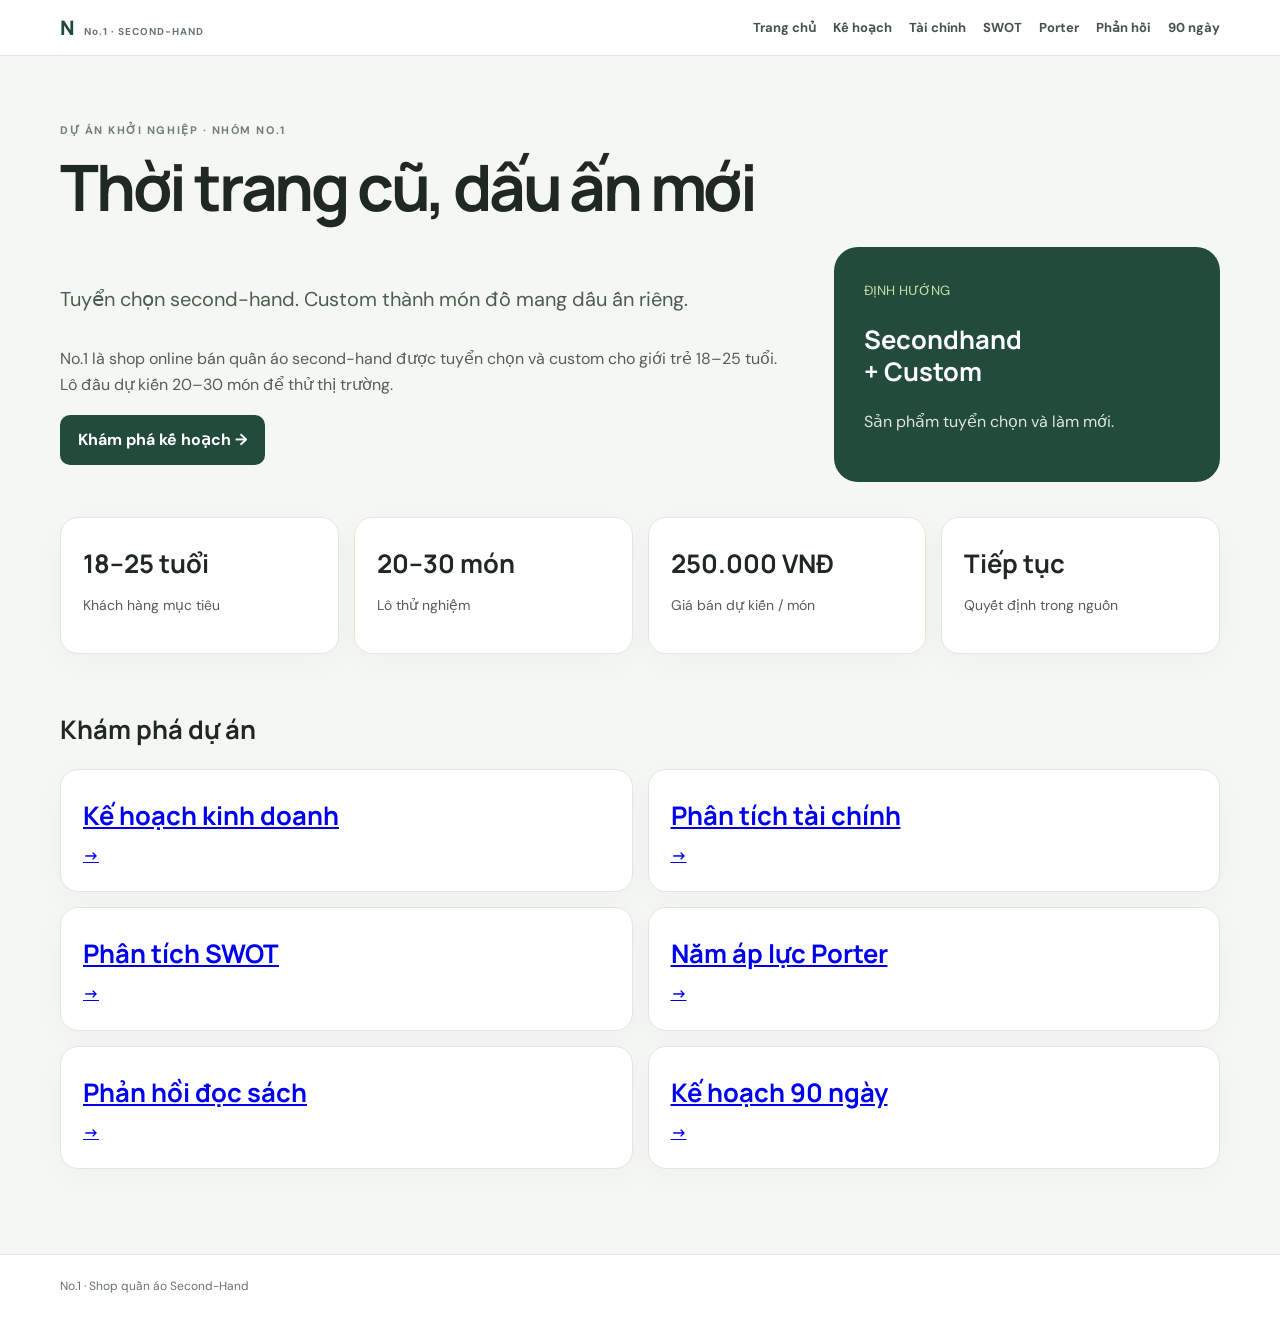
<file: index.html>
<!doctype html><html lang="vi"><meta charset="utf-8"><meta name="viewport" content="width=device-width,initial-scale=1"><title>Thời trang cũ, dấu ấn mới · No.1</title><link rel="stylesheet" href="style.css"><body><nav><a class="logo" href="index.html">N<span>No.1 · SECOND-HAND</span></a><div><a href="index.html">Trang chủ</a><a href="business-plan.html">Kế hoạch</a><a href="financial-analysis.html">Tài chính</a><a href="swot.html">SWOT</a><a href="five-forces.html">Porter</a><a href="reflections.html">Phản hồi</a><a href="action-plan.html">90 ngày</a></div></nav><main><small>DỰ ÁN KHỞI NGHIỆP · NHÓM NO.1</small><h1>Thời trang cũ, dấu ấn mới</h1><section class="hero"><div><p class="lead">Tuyển chọn second-hand. Custom thành món đồ mang dấu ấn riêng.</p><p>No.1 là shop online bán quần áo second-hand được tuyển chọn và custom cho giới trẻ 18–25 tuổi. Lô đầu dự kiến 20–30 món để thử thị trường.</p><a class="btn" href="business-plan.html">Khám phá kế hoạch →</a></div><aside><small>ĐỊNH HƯỚNG</small><h2>Secondhand<br>+ Custom</h2><p>Sản phẩm tuyển chọn và làm mới.</p></aside></section><div class="stats"><article class="card"><small></small><h2>18–25 tuổi</h2><p>Khách hàng mục tiêu</p></article><article class="card"><small></small><h2>20–30 món</h2><p>Lô thử nghiệm</p></article><article class="card"><small></small><h2>250.000 VNĐ</h2><p>Giá bán dự kiến / món</p></article><article class="card"><small></small><h2>Tiếp tục</h2><p>Quyết định trong nguồn</p></article></div><h2>Khám phá dự án</h2><div class="grid"><a class="card" href="business-plan.html"><h2>Kế hoạch kinh doanh</h2><b>→</b></a><a class="card" href="financial-analysis.html"><h2>Phân tích tài chính</h2><b>→</b></a><a class="card" href="swot.html"><h2>Phân tích SWOT</h2><b>→</b></a><a class="card" href="five-forces.html"><h2>Năm áp lực Porter</h2><b>→</b></a><a class="card" href="reflections.html"><h2>Phản hồi đọc sách</h2><b>→</b></a><a class="card" href="action-plan.html"><h2>Kế hoạch 90 ngày</h2><b>→</b></a></div></main><footer>No.1 · Shop quần áo Second-Hand</footer></body></html>
</file>
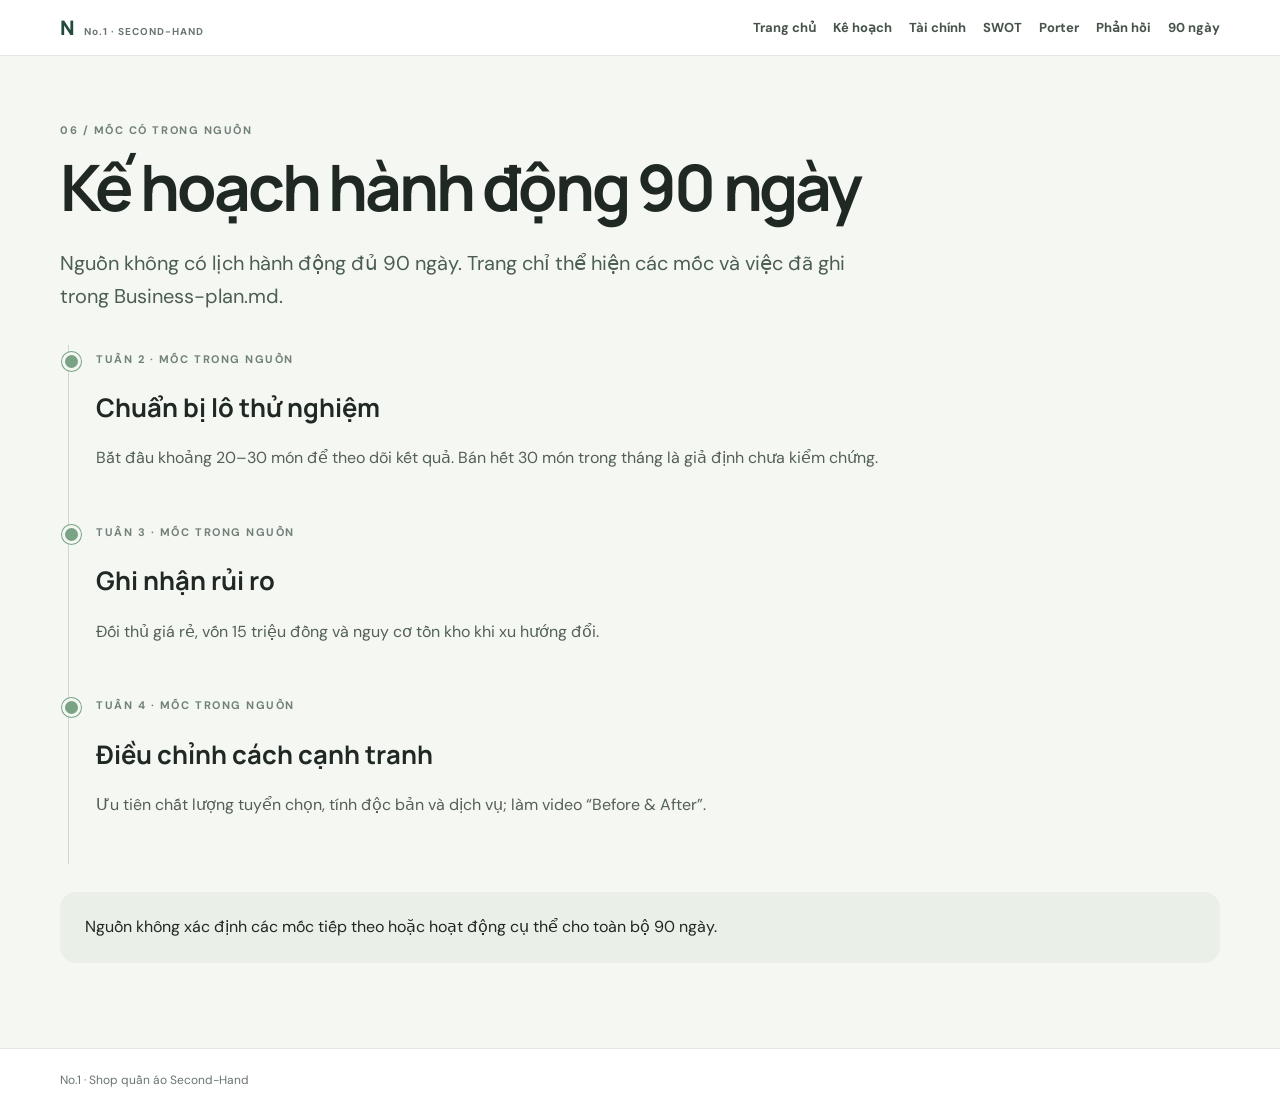
<file: action-plan.html>
<!doctype html><html lang="vi"><meta charset="utf-8"><meta name="viewport" content="width=device-width,initial-scale=1"><title>Kế hoạch hành động 90 ngày · No.1</title><link rel="stylesheet" href="style.css"><body><nav><a class="logo" href="index.html">N<span>No.1 · SECOND-HAND</span></a><div><a href="index.html">Trang chủ</a><a href="business-plan.html">Kế hoạch</a><a href="financial-analysis.html">Tài chính</a><a href="swot.html">SWOT</a><a href="five-forces.html">Porter</a><a href="reflections.html">Phản hồi</a><a href="action-plan.html">90 ngày</a></div></nav><main><small>06 / MỐC CÓ TRONG NGUỒN</small><h1>Kế hoạch hành động 90 ngày</h1><p class="lead">Nguồn không có lịch hành động đủ 90 ngày. Trang chỉ thể hiện các mốc và việc đã ghi trong Business-plan.md.</p><div class="timeline"><article><small>TUẦN 2 · MỐC TRONG NGUỒN</small><h2>Chuẩn bị lô thử nghiệm</h2><p>Bắt đầu khoảng 20–30 món để theo dõi kết quả. Bán hết 30 món trong tháng là giả định chưa kiểm chứng.</p></article><article><small>TUẦN 3 · MỐC TRONG NGUỒN</small><h2>Ghi nhận rủi ro</h2><p>Đối thủ giá rẻ, vốn 15 triệu đồng và nguy cơ tồn kho khi xu hướng đổi.</p></article><article><small>TUẦN 4 · MỐC TRONG NGUỒN</small><h2>Điều chỉnh cách cạnh tranh</h2><p>Ưu tiên chất lượng tuyển chọn, tính độc bản và dịch vụ; làm video “Before & After”.</p></article></div><section class="band">Nguồn không xác định các mốc tiếp theo hoặc hoạt động cụ thể cho toàn bộ 90 ngày.</section></main><footer>No.1 · Shop quần áo Second-Hand</footer></body></html>
</file>
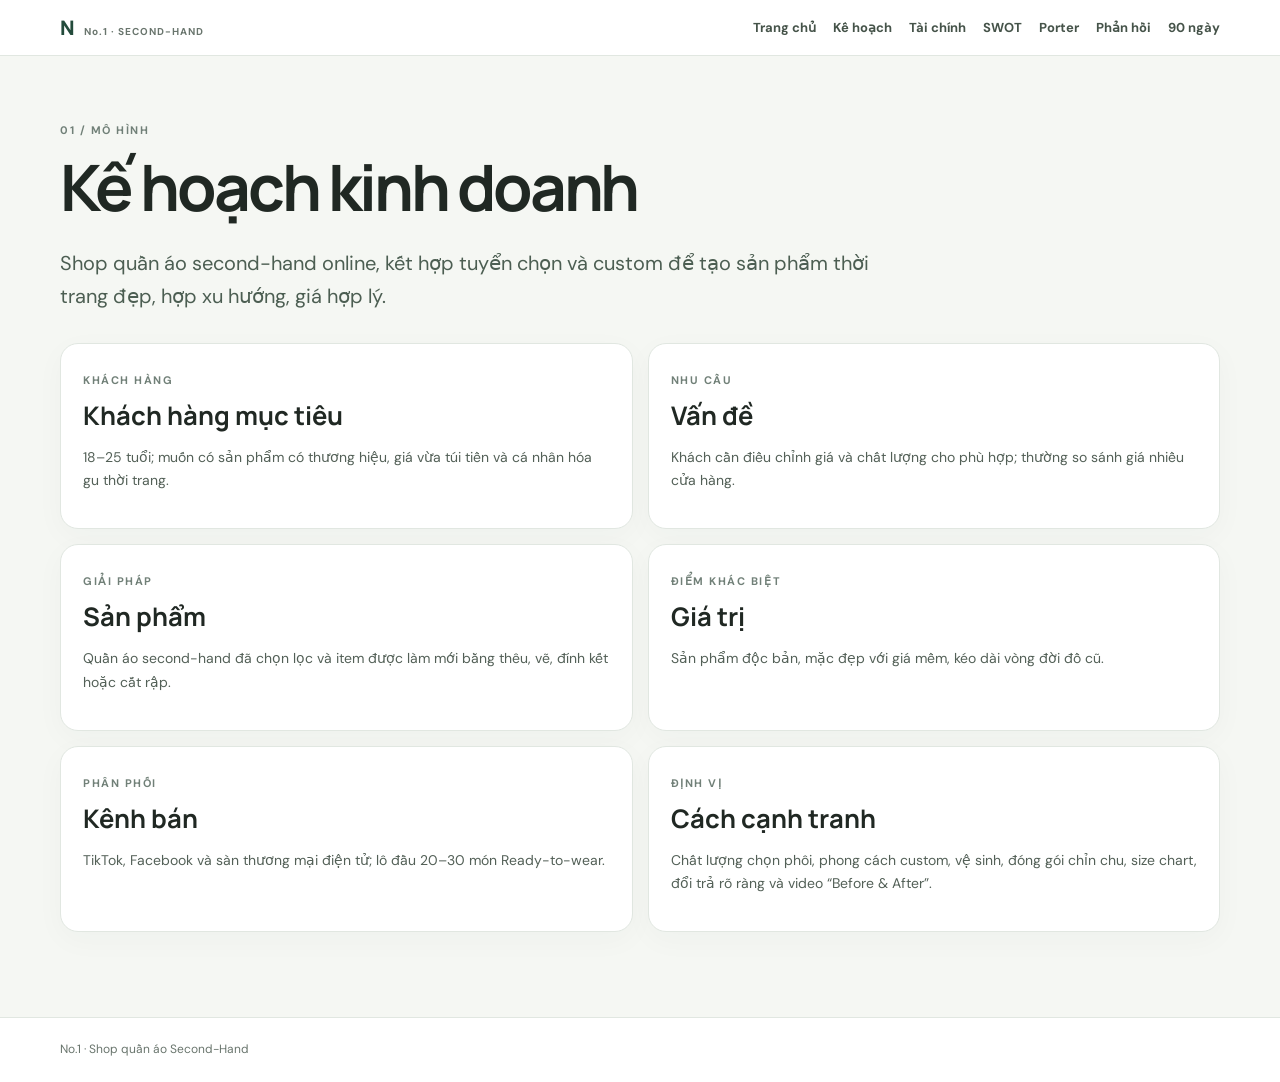
<file: business-plan.html>
<!doctype html><html lang="vi"><meta charset="utf-8"><meta name="viewport" content="width=device-width,initial-scale=1"><title>Kế hoạch kinh doanh · No.1</title><link rel="stylesheet" href="style.css"><body><nav><a class="logo" href="index.html">N<span>No.1 · SECOND-HAND</span></a><div><a href="index.html">Trang chủ</a><a href="business-plan.html">Kế hoạch</a><a href="financial-analysis.html">Tài chính</a><a href="swot.html">SWOT</a><a href="five-forces.html">Porter</a><a href="reflections.html">Phản hồi</a><a href="action-plan.html">90 ngày</a></div></nav><main><small>01 / MÔ HÌNH</small><h1>Kế hoạch kinh doanh</h1><p class="lead">Shop quần áo second-hand online, kết hợp tuyển chọn và custom để tạo sản phẩm thời trang đẹp, hợp xu hướng, giá hợp lý.</p><div class="grid"><article class="card"><small>KHÁCH HÀNG</small><h2>Khách hàng mục tiêu</h2><p>18–25 tuổi; muốn có sản phẩm có thương hiệu, giá vừa túi tiền và cá nhân hóa gu thời trang.</p></article><article class="card"><small>NHU CẦU</small><h2>Vấn đề</h2><p>Khách cần điều chỉnh giá và chất lượng cho phù hợp; thường so sánh giá nhiều cửa hàng.</p></article><article class="card"><small>GIẢI PHÁP</small><h2>Sản phẩm</h2><p>Quần áo second-hand đã chọn lọc và item được làm mới bằng thêu, vẽ, đính kết hoặc cắt rập.</p></article><article class="card"><small>ĐIỂM KHÁC BIỆT</small><h2>Giá trị</h2><p>Sản phẩm độc bản, mặc đẹp với giá mềm, kéo dài vòng đời đồ cũ.</p></article><article class="card"><small>PHÂN PHỐI</small><h2>Kênh bán</h2><p>TikTok, Facebook và sàn thương mại điện tử; lô đầu 20–30 món Ready-to-wear.</p></article><article class="card"><small>ĐỊNH VỊ</small><h2>Cách cạnh tranh</h2><p>Chất lượng chọn phôi, phong cách custom, vệ sinh, đóng gói chỉn chu, size chart, đổi trả rõ ràng và video “Before & After”.</p></article></div></main><footer>No.1 · Shop quần áo Second-Hand</footer></body></html>
</file>
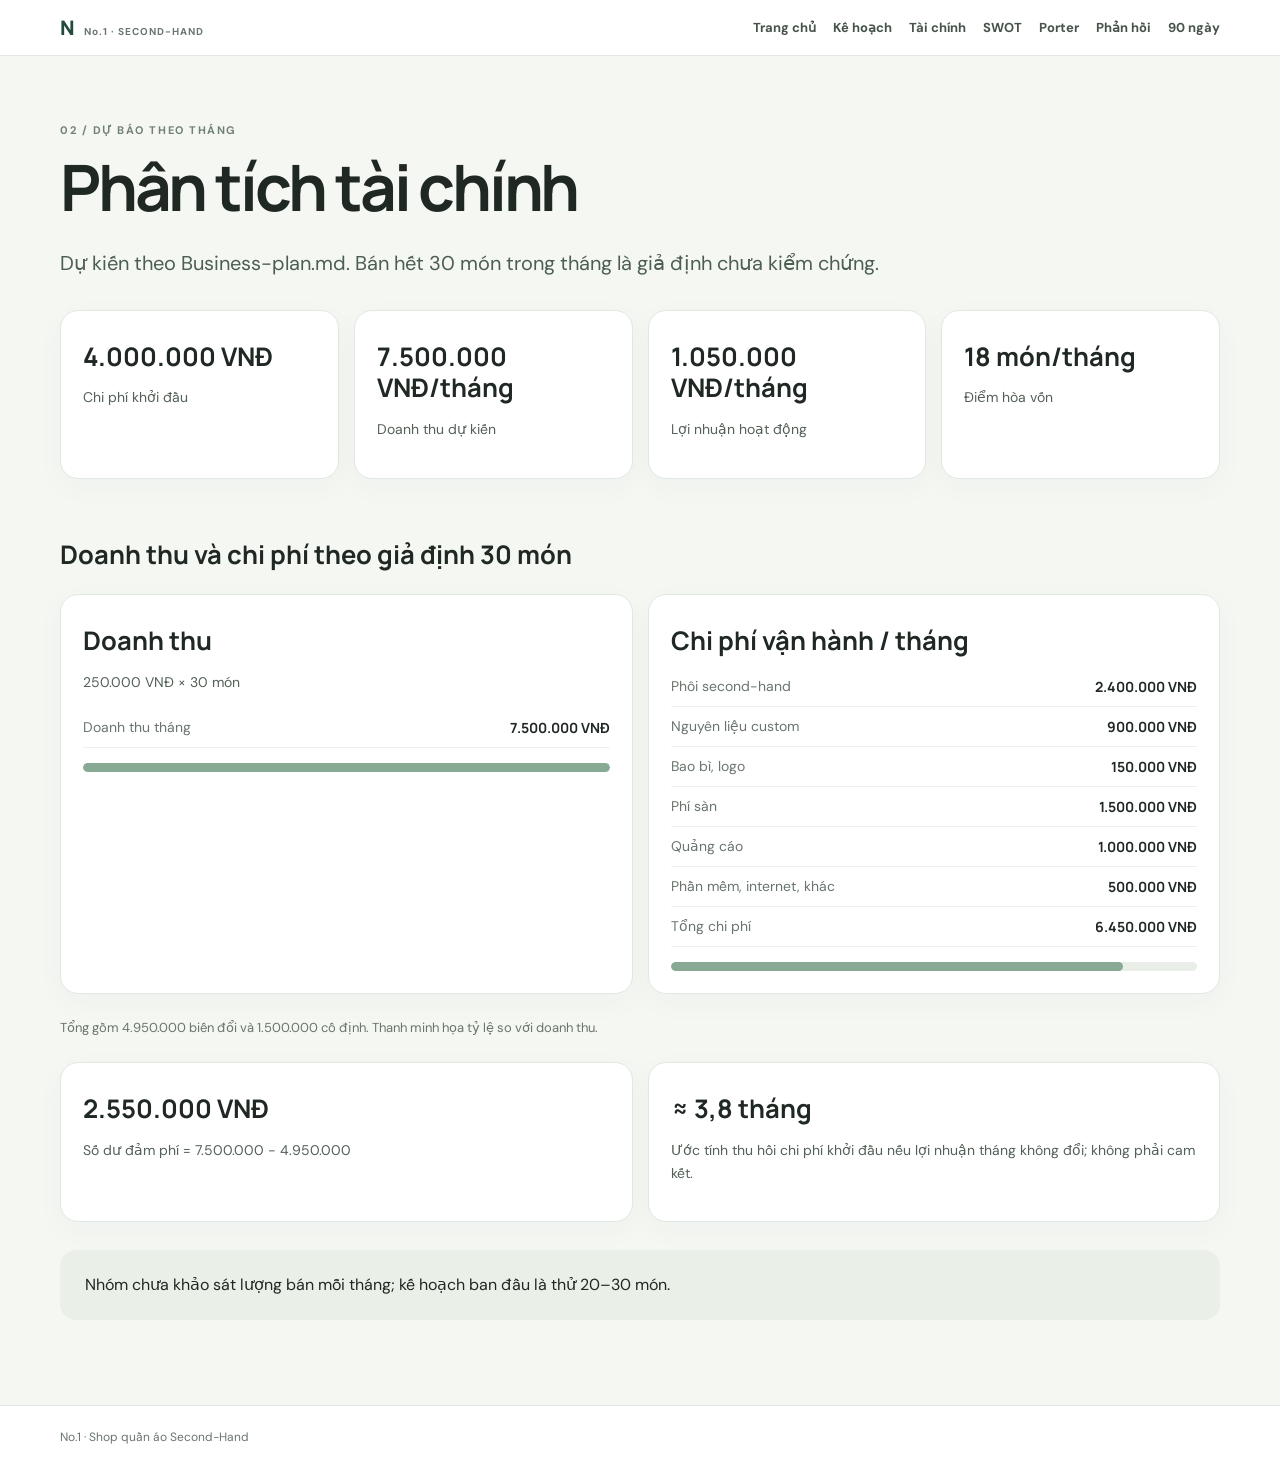
<file: financial-analysis.html>
<!doctype html><html lang="vi"><meta charset="utf-8"><meta name="viewport" content="width=device-width,initial-scale=1"><title>Phân tích tài chính · No.1</title><link rel="stylesheet" href="style.css"><body><nav><a class="logo" href="index.html">N<span>No.1 · SECOND-HAND</span></a><div><a href="index.html">Trang chủ</a><a href="business-plan.html">Kế hoạch</a><a href="financial-analysis.html">Tài chính</a><a href="swot.html">SWOT</a><a href="five-forces.html">Porter</a><a href="reflections.html">Phản hồi</a><a href="action-plan.html">90 ngày</a></div></nav><main><small>02 / DỰ BÁO THEO THÁNG</small><h1>Phân tích tài chính</h1><p class="lead">Dự kiến theo Business-plan.md. Bán hết 30 món trong tháng là giả định chưa kiểm chứng.</p><div class="stats"><article class="card"><small></small><h2>4.000.000 VNĐ</h2><p>Chi phí khởi đầu</p></article><article class="card"><small></small><h2>7.500.000 VNĐ/tháng</h2><p>Doanh thu dự kiến</p></article><article class="card"><small></small><h2>1.050.000 VNĐ/tháng</h2><p>Lợi nhuận hoạt động</p></article><article class="card"><small></small><h2>18 món/tháng</h2><p>Điểm hòa vốn</p></article></div><h2>Doanh thu và chi phí theo giả định 30 món</h2><div class="grid"><article class="card"><h2>Doanh thu</h2><p>250.000 VNĐ × 30 món</p><div class="metric"><span>Doanh thu tháng</span><b>7.500.000 VNĐ</b></div><div class="bar"><i style="width:100%"></i></div></article><article class="card"><h2>Chi phí vận hành / tháng</h2><div class="metric"><span>Phôi second-hand</span><b>2.400.000 VNĐ</b></div><div class="metric"><span>Nguyên liệu custom</span><b>900.000 VNĐ</b></div><div class="metric"><span>Bao bì, logo</span><b>150.000 VNĐ</b></div><div class="metric"><span>Phí sàn</span><b>1.500.000 VNĐ</b></div><div class="metric"><span>Quảng cáo</span><b>1.000.000 VNĐ</b></div><div class="metric"><span>Phần mềm, internet, khác</span><b>500.000 VNĐ</b></div><div class="metric"><span>Tổng chi phí</span><b>6.450.000 VNĐ</b></div><div class="bar"><i style="width:86%"></i></div></article></div><p class="muted">Tổng gồm 4.950.000 biến đổi và 1.500.000 cố định. Thanh minh họa tỷ lệ so với doanh thu.</p><div class="grid"><article class="card"><small></small><h2>2.550.000 VNĐ</h2><p>Số dư đảm phí = 7.500.000 − 4.950.000</p></article><article class="card"><small></small><h2>≈ 3,8 tháng</h2><p>Ước tính thu hồi chi phí khởi đầu nếu lợi nhuận tháng không đổi; không phải cam kết.</p></article></div><section class="band">Nhóm chưa khảo sát lượng bán mỗi tháng; kế hoạch ban đầu là thử 20–30 món.</section></main><footer>No.1 · Shop quần áo Second-Hand</footer></body></html>
</file>
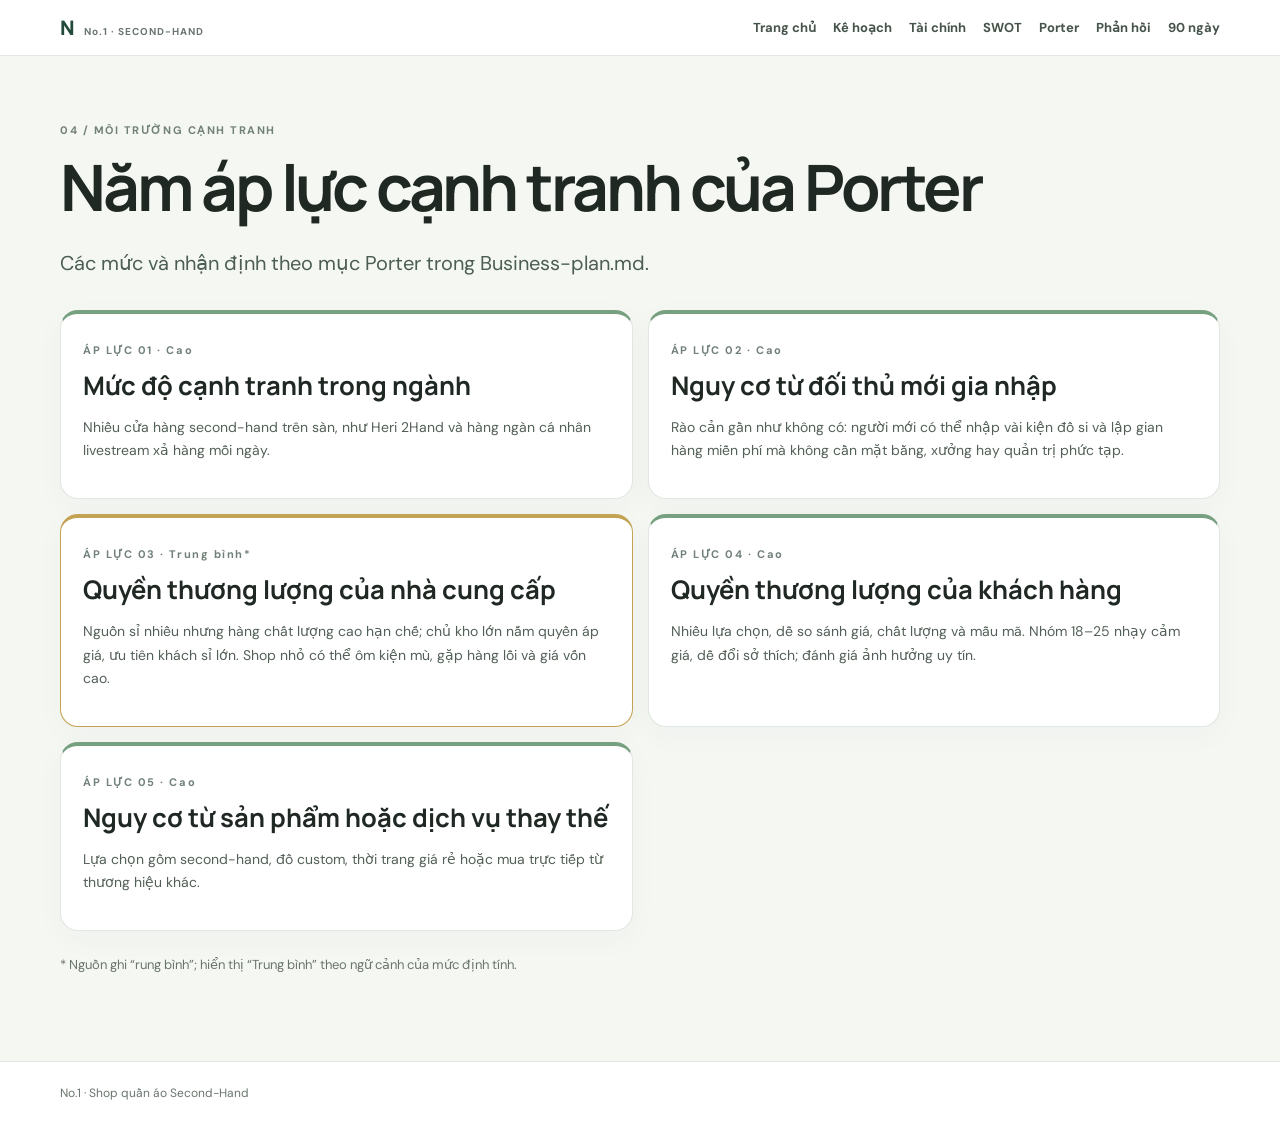
<file: five-forces.html>
<!doctype html><html lang="vi"><meta charset="utf-8"><meta name="viewport" content="width=device-width,initial-scale=1"><title>Năm áp lực cạnh tranh của Porter · No.1</title><link rel="stylesheet" href="style.css"><body><nav><a class="logo" href="index.html">N<span>No.1 · SECOND-HAND</span></a><div><a href="index.html">Trang chủ</a><a href="business-plan.html">Kế hoạch</a><a href="financial-analysis.html">Tài chính</a><a href="swot.html">SWOT</a><a href="five-forces.html">Porter</a><a href="reflections.html">Phản hồi</a><a href="action-plan.html">90 ngày</a></div></nav><main><small>04 / MÔI TRƯỜNG CẠNH TRANH</small><h1>Năm áp lực cạnh tranh của Porter</h1><p class="lead">Các mức và nhận định theo mục Porter trong Business-plan.md.</p><div class="grid"><article class="card force"><small>ÁP LỰC 01 · Cao</small><h2>Mức độ cạnh tranh trong ngành</h2><p>Nhiều cửa hàng second-hand trên sàn, như Heri 2Hand và hàng ngàn cá nhân livestream xả hàng mỗi ngày.</p></article><article class="card force"><small>ÁP LỰC 02 · Cao</small><h2>Nguy cơ từ đối thủ mới gia nhập</h2><p>Rào cản gần như không có: người mới có thể nhập vài kiện đồ si và lập gian hàng miễn phí mà không cần mặt bằng, xưởng hay quản trị phức tạp.</p></article><article class="card force"><small>ÁP LỰC 03 · Trung bình*</small><h2>Quyền thương lượng của nhà cung cấp</h2><p>Nguồn sỉ nhiều nhưng hàng chất lượng cao hạn chế; chủ kho lớn nắm quyền áp giá, ưu tiên khách sỉ lớn. Shop nhỏ có thể ôm kiện mù, gặp hàng lỗi và giá vốn cao.</p></article><article class="card force"><small>ÁP LỰC 04 · Cao</small><h2>Quyền thương lượng của khách hàng</h2><p>Nhiều lựa chọn, dễ so sánh giá, chất lượng và mẫu mã. Nhóm 18–25 nhạy cảm giá, dễ đổi sở thích; đánh giá ảnh hưởng uy tín.</p></article><article class="card force"><small>ÁP LỰC 05 · Cao</small><h2>Nguy cơ từ sản phẩm hoặc dịch vụ thay thế</h2><p>Lựa chọn gồm second-hand, đồ custom, thời trang giá rẻ hoặc mua trực tiếp từ thương hiệu khác.</p></article></div><p class="muted">* Nguồn ghi “rung bình”; hiển thị “Trung bình” theo ngữ cảnh của mức định tính.</p></main><footer>No.1 · Shop quần áo Second-Hand</footer></body></html>
</file>
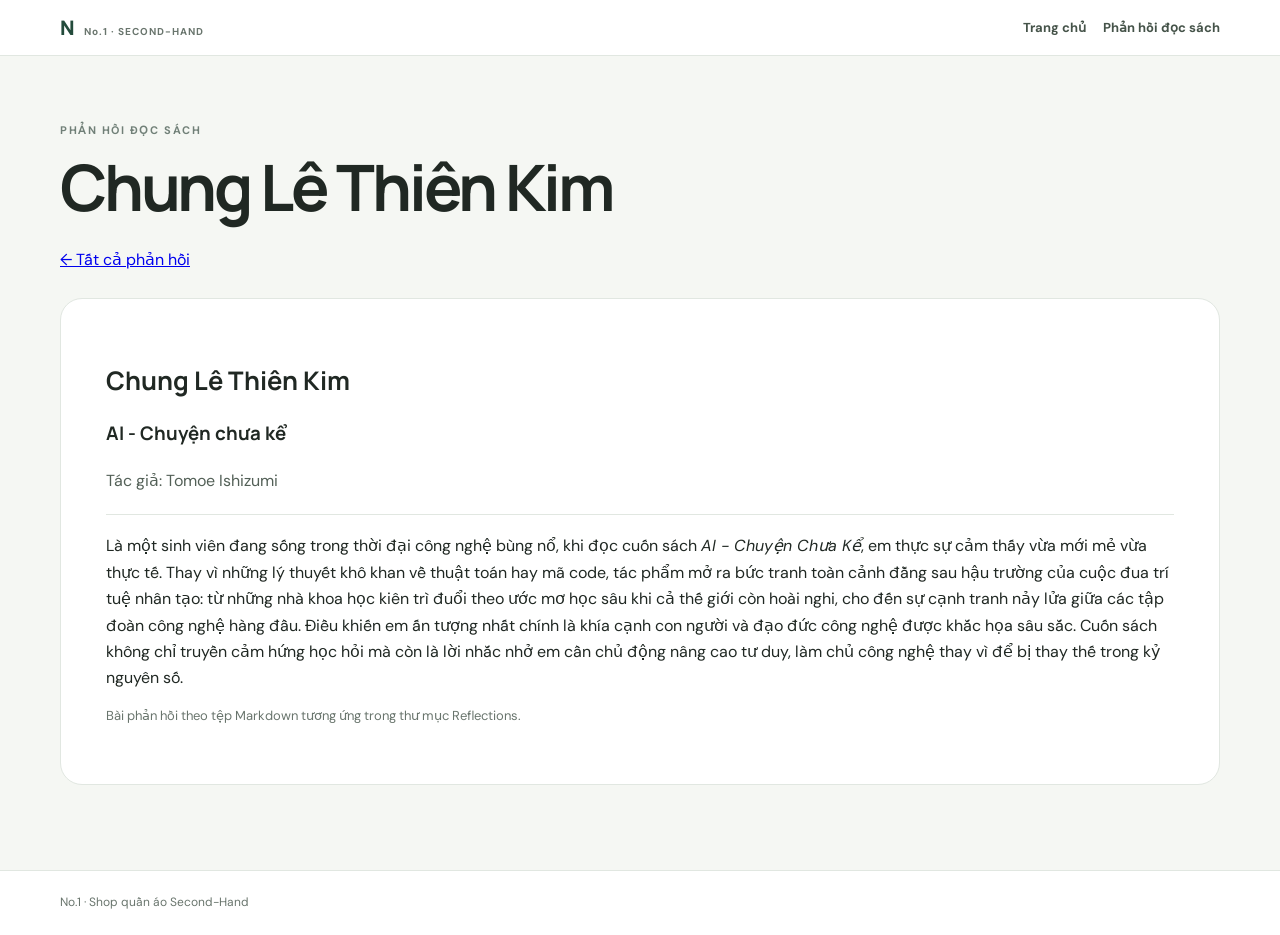
<file: reflection-chung-le-thien-kim.html>
<!doctype html><html lang="vi"><meta charset="utf-8"><meta name="viewport" content="width=device-width,initial-scale=1"><title>Phản hồi · Chung Lê Thiên Kim</title><link rel="stylesheet" href="style.css"><body><nav><a class="logo" href="index.html">N<span>No.1 · SECOND-HAND</span></a><div><a href="index.html">Trang chủ</a><a href="reflections.html">Phản hồi đọc sách</a></div></nav><main><small>PHẢN HỒI ĐỌC SÁCH</small><h1>Chung Lê Thiên Kim</h1><a href="reflections.html">← Tất cả phản hồi</a><article class="reading"><h2>Chung Lê Thiên Kim</h2><h3>AI - Chuyện chưa kể</h3><p>Tác giả: Tomoe Ishizumi</p><div class="text">Là một sinh viên đang sống trong thời đại công nghệ bùng nổ, khi đọc cuốn sách <em>AI - Chuyện Chưa Kể</em>, em thực sự cảm thấy vừa mới mẻ vừa thực tế. Thay vì những lý thuyết khô khan về thuật toán hay mã code, tác phẩm mở ra bức tranh toàn cảnh đằng sau hậu trường của cuộc đua trí tuệ nhân tạo: từ những nhà khoa học kiên trì đuổi theo ước mơ học sâu khi cả thế giới còn hoài nghi, cho đến sự cạnh tranh nảy lửa giữa các tập đoàn công nghệ hàng đầu. Điều khiến em ấn tượng nhất chính là khía cạnh con người và đạo đức công nghệ được khắc họa sâu sắc. Cuốn sách không chỉ truyền cảm hứng học hỏi mà còn là lời nhắc nhở em cần chủ động nâng cao tư duy, làm chủ công nghệ thay vì để bị thay thế trong kỷ nguyên số.</div><p class="muted">Bài phản hồi theo tệp Markdown tương ứng trong thư mục Reflections.</p></article></main><footer>No.1 · Shop quần áo Second-Hand</footer></body></html>
</file>
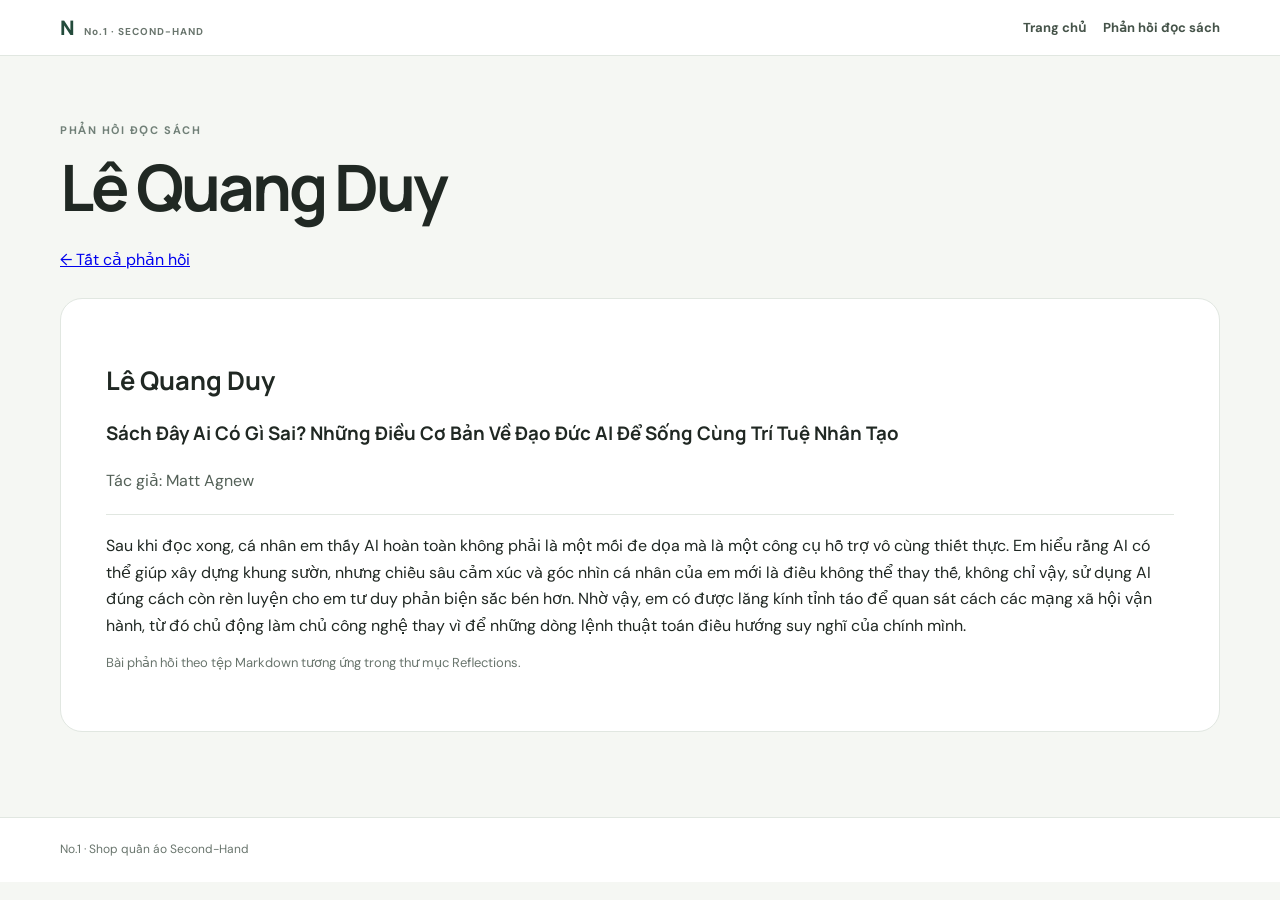
<file: reflection-le-quang-duy.html>
<!doctype html><html lang="vi"><meta charset="utf-8"><meta name="viewport" content="width=device-width,initial-scale=1"><title>Phản hồi · Lê Quang Duy</title><link rel="stylesheet" href="style.css"><body><nav><a class="logo" href="index.html">N<span>No.1 · SECOND-HAND</span></a><div><a href="index.html">Trang chủ</a><a href="reflections.html">Phản hồi đọc sách</a></div></nav><main><small>PHẢN HỒI ĐỌC SÁCH</small><h1>Lê Quang Duy</h1><a href="reflections.html">← Tất cả phản hồi</a><article class="reading"><h2>Lê Quang Duy</h2><h3>Sách Đây Ai Có Gì Sai? Những Điều Cơ Bản Về Đạo Đức AI Để Sống Cùng Trí Tuệ Nhân Tạo</h3><p>Tác giả: Matt Agnew</p><div class="text">Sau khi đọc xong, cá nhân em thấy AI hoàn toàn không phải là một mối đe dọa mà là một công cụ hỗ trợ vô cùng thiết thực. Em hiểu rằng AI có thể giúp xây dựng khung sườn, nhưng chiều sâu cảm xúc và góc nhìn cá nhân của em mới là điều không thể thay thế, không chỉ vậy, sử dụng AI đúng cách còn rèn luyện cho em tư duy phản biện sắc bén hơn. Nhờ vậy, em có được lăng kính tỉnh táo để quan sát cách các mạng xã hội vận hành, từ đó chủ động làm chủ công nghệ thay vì để những dòng lệnh thuật toán điều hướng suy nghĩ của chính mình.</div><p class="muted">Bài phản hồi theo tệp Markdown tương ứng trong thư mục Reflections.</p></article></main><footer>No.1 · Shop quần áo Second-Hand</footer></body></html>
</file>
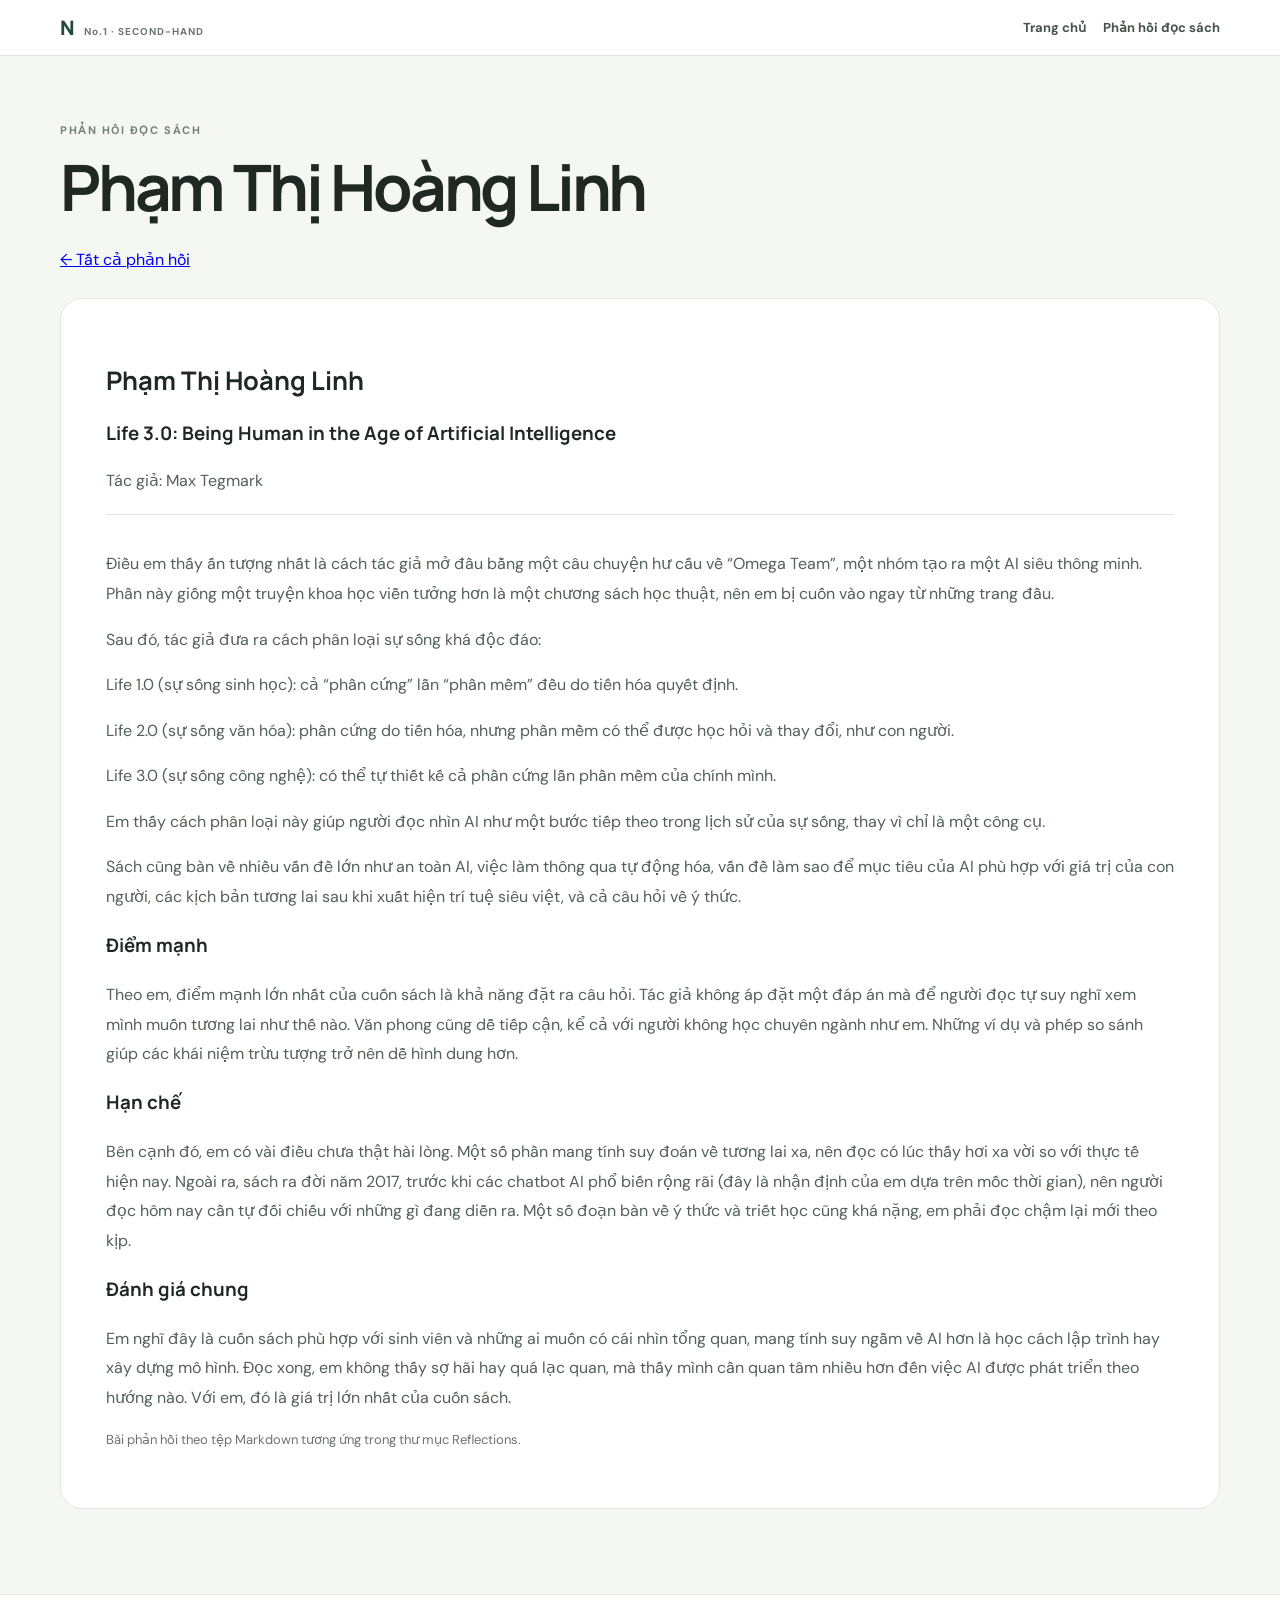
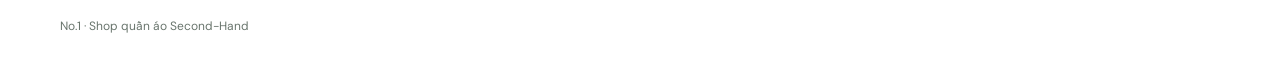
<file: reflection-pham-thi-hoang-linh.html>
<!doctype html><html lang="vi"><meta charset="utf-8"><meta name="viewport" content="width=device-width,initial-scale=1"><title>Phản hồi · Phạm Thị Hoàng Linh</title><link rel="stylesheet" href="style.css"><body><nav><a class="logo" href="index.html">N<span>No.1 · SECOND-HAND</span></a><div><a href="index.html">Trang chủ</a><a href="reflections.html">Phản hồi đọc sách</a></div></nav><main><small>PHẢN HỒI ĐỌC SÁCH</small><h1>Phạm Thị Hoàng Linh</h1><a href="reflections.html">← Tất cả phản hồi</a><article class="reading"><h2>Phạm Thị Hoàng Linh</h2><h3>Life 3.0: Being Human in the Age of Artificial Intelligence</h3><p>Tác giả: Max Tegmark</p><div class="text"><p>Điều em thấy ấn tượng nhất là cách tác giả mở đầu bằng một câu chuyện hư cấu về “Omega Team”, một nhóm tạo ra một AI siêu thông minh. Phần này giống một truyện khoa học viễn tưởng hơn là một chương sách học thuật, nên em bị cuốn vào ngay từ những trang đầu.</p><p>Sau đó, tác giả đưa ra cách phân loại sự sống khá độc đáo:</p><p>Life 1.0 (sự sống sinh học): cả “phần cứng” lẫn “phần mềm” đều do tiến hóa quyết định.</p><p>Life 2.0 (sự sống văn hóa): phần cứng do tiến hóa, nhưng phần mềm có thể được học hỏi và thay đổi, như con người.</p><p>Life 3.0 (sự sống công nghệ): có thể tự thiết kế cả phần cứng lẫn phần mềm của chính mình.</p><p>Em thấy cách phân loại này giúp người đọc nhìn AI như một bước tiếp theo trong lịch sử của sự sống, thay vì chỉ là một công cụ.</p><p>Sách cũng bàn về nhiều vấn đề lớn như an toàn AI, việc làm thông qua tự động hóa, vấn đề làm sao để mục tiêu của AI phù hợp với giá trị của con người, các kịch bản tương lai sau khi xuất hiện trí tuệ siêu việt, và cả câu hỏi về ý thức.</p><h3>Điểm mạnh</h3><p>Theo em, điểm mạnh lớn nhất của cuốn sách là khả năng đặt ra câu hỏi. Tác giả không áp đặt một đáp án mà để người đọc tự suy nghĩ xem mình muốn tương lai như thế nào. Văn phong cũng dễ tiếp cận, kể cả với người không học chuyên ngành như em. Những ví dụ và phép so sánh giúp các khái niệm trừu tượng trở nên dễ hình dung hơn.</p><h3>Hạn chế</h3><p>Bên cạnh đó, em có vài điều chưa thật hài lòng. Một số phần mang tính suy đoán về tương lai xa, nên đọc có lúc thấy hơi xa vời so với thực tế hiện nay. Ngoài ra, sách ra đời năm 2017, trước khi các chatbot AI phổ biến rộng rãi (đây là nhận định của em dựa trên mốc thời gian), nên người đọc hôm nay cần tự đối chiếu với những gì đang diễn ra. Một số đoạn bàn về ý thức và triết học cũng khá nặng, em phải đọc chậm lại mới theo kịp.</p><h3>Đánh giá chung</h3><p>Em nghĩ đây là cuốn sách phù hợp với sinh viên và những ai muốn có cái nhìn tổng quan, mang tính suy ngẫm về AI hơn là học cách lập trình hay xây dựng mô hình. Đọc xong, em không thấy sợ hãi hay quá lạc quan, mà thấy mình cần quan tâm nhiều hơn đến việc AI được phát triển theo hướng nào. Với em, đó là giá trị lớn nhất của cuốn sách.</p></div><p class="muted">Bài phản hồi theo tệp Markdown tương ứng trong thư mục Reflections.</p></article></main><footer>No.1 · Shop quần áo Second-Hand</footer></body></html>
</file>
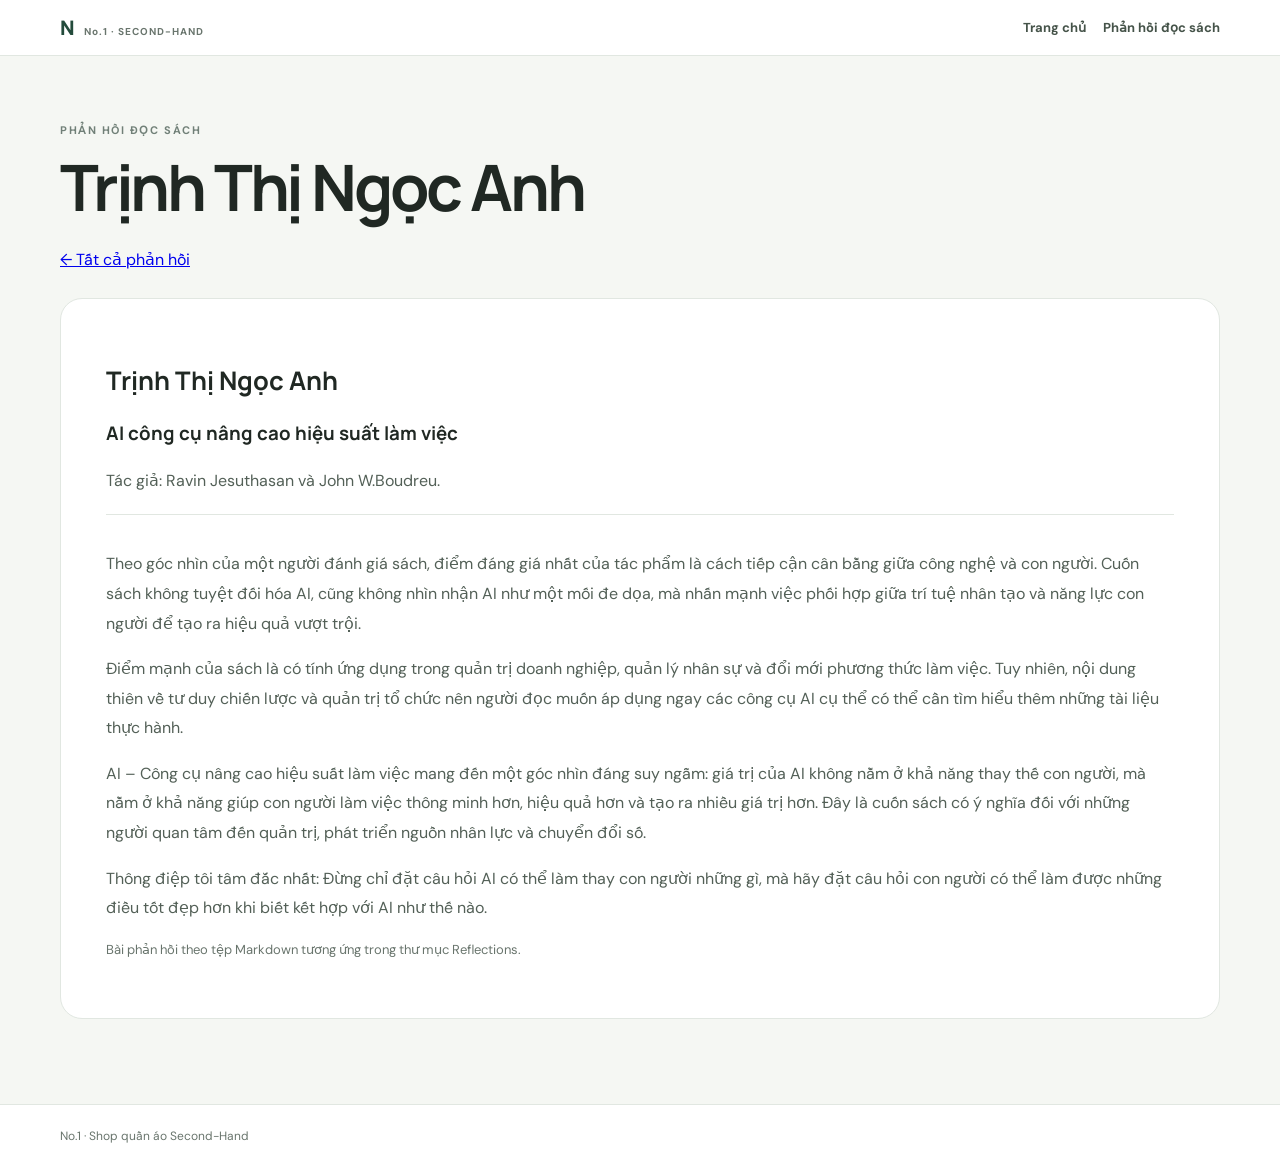
<file: reflection-trinh-thi-ngoc-anh.html>
<!doctype html><html lang="vi"><meta charset="utf-8"><meta name="viewport" content="width=device-width,initial-scale=1"><title>Phản hồi · Trịnh Thị Ngọc Anh</title><link rel="stylesheet" href="style.css"><body><nav><a class="logo" href="index.html">N<span>No.1 · SECOND-HAND</span></a><div><a href="index.html">Trang chủ</a><a href="reflections.html">Phản hồi đọc sách</a></div></nav><main><small>PHẢN HỒI ĐỌC SÁCH</small><h1>Trịnh Thị Ngọc Anh</h1><a href="reflections.html">← Tất cả phản hồi</a><article class="reading"><h2>Trịnh Thị Ngọc Anh</h2><h3>AI công cụ nâng cao hiệu suất làm việc</h3><p>Tác giả: Ravin Jesuthasan và John W.Boudreu.</p><div class="text"><p>Theo góc nhìn của một người đánh giá sách, điểm đáng giá nhất của tác phẩm là cách tiếp cận cân bằng giữa công nghệ và con người. Cuốn sách không tuyệt đối hóa AI, cũng không nhìn nhận AI như một mối đe dọa, mà nhấn mạnh việc phối hợp giữa trí tuệ nhân tạo và năng lực con người để tạo ra hiệu quả vượt trội.</p><p>Điểm mạnh của sách là có tính ứng dụng trong quản trị doanh nghiệp, quản lý nhân sự và đổi mới phương thức làm việc. Tuy nhiên, nội dung thiên về tư duy chiến lược và quản trị tổ chức nên người đọc muốn áp dụng ngay các công cụ AI cụ thể có thể cần tìm hiểu thêm những tài liệu thực hành.</p><p>AI – Công cụ nâng cao hiệu suất làm việc mang đến một góc nhìn đáng suy ngẫm: giá trị của AI không nằm ở khả năng thay thế con người, mà nằm ở khả năng giúp con người làm việc thông minh hơn, hiệu quả hơn và tạo ra nhiều giá trị hơn. Đây là cuốn sách có ý nghĩa đối với những người quan tâm đến quản trị, phát triển nguồn nhân lực và chuyển đổi số.</p><p>Thông điệp tôi tâm đắc nhất: Đừng chỉ đặt câu hỏi AI có thể làm thay con người những gì, mà hãy đặt câu hỏi con người có thể làm được những điều tốt đẹp hơn khi biết kết hợp với AI như thế nào.</p></div><p class="muted">Bài phản hồi theo tệp Markdown tương ứng trong thư mục Reflections.</p></article></main><footer>No.1 · Shop quần áo Second-Hand</footer></body></html>
</file>
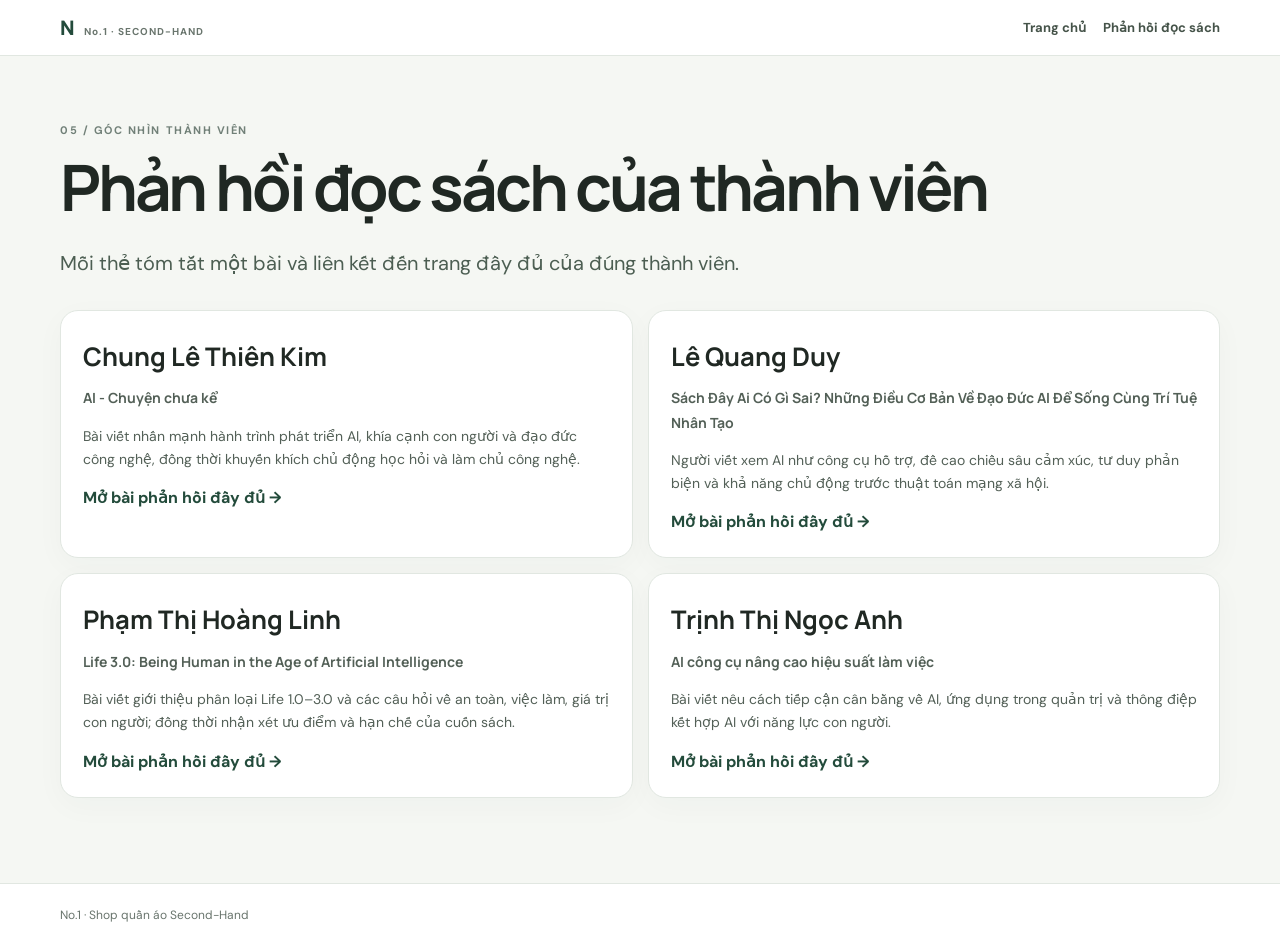
<file: reflections.html>
<!doctype html><html lang="vi"><meta charset="utf-8"><meta name="viewport" content="width=device-width,initial-scale=1"><title>Phản hồi đọc sách · No.1</title><link rel="stylesheet" href="style.css"><body><nav><a class="logo" href="index.html">N<span>No.1 · SECOND-HAND</span></a><div><a href="index.html">Trang chủ</a><a href="reflections.html">Phản hồi đọc sách</a></div></nav><main><small>05 / GÓC NHÌN THÀNH VIÊN</small><h1>Phản hồi đọc sách của thành viên</h1><p class="lead">Mỗi thẻ tóm tắt một bài và liên kết đến trang đầy đủ của đúng thành viên.</p><div class="grid"><article class="card"><h2>Chung Lê Thiên Kim</h2><p><b>AI - Chuyện chưa kể</b></p><p>Bài viết nhấn mạnh hành trình phát triển AI, khía cạnh con người và đạo đức công nghệ, đồng thời khuyến khích chủ động học hỏi và làm chủ công nghệ.</p><a href="reflection-chung-le-thien-kim.html">Mở bài phản hồi đầy đủ →</a></article><article class="card"><h2>Lê Quang Duy</h2><p><b>Sách Đây Ai Có Gì Sai? Những Điều Cơ Bản Về Đạo Đức AI Để Sống Cùng Trí Tuệ Nhân Tạo</b></p><p>Người viết xem AI như công cụ hỗ trợ, đề cao chiều sâu cảm xúc, tư duy phản biện và khả năng chủ động trước thuật toán mạng xã hội.</p><a href="reflection-le-quang-duy.html">Mở bài phản hồi đầy đủ →</a></article><article class="card"><h2>Phạm Thị Hoàng Linh</h2><p><b>Life 3.0: Being Human in the Age of Artificial Intelligence</b></p><p>Bài viết giới thiệu phân loại Life 1.0–3.0 và các câu hỏi về an toàn, việc làm, giá trị con người; đồng thời nhận xét ưu điểm và hạn chế của cuốn sách.</p><a href="reflection-pham-thi-hoang-linh.html">Mở bài phản hồi đầy đủ →</a></article><article class="card"><h2>Trịnh Thị Ngọc Anh</h2><p><b>AI công cụ nâng cao hiệu suất làm việc</b></p><p>Bài viết nêu cách tiếp cận cân bằng về AI, ứng dụng trong quản trị và thông điệp kết hợp AI với năng lực con người.</p><a href="reflection-trinh-thi-ngoc-anh.html">Mở bài phản hồi đầy đủ →</a></article></div></main><footer>No.1 · Shop quần áo Second-Hand</footer></body></html>
</file>
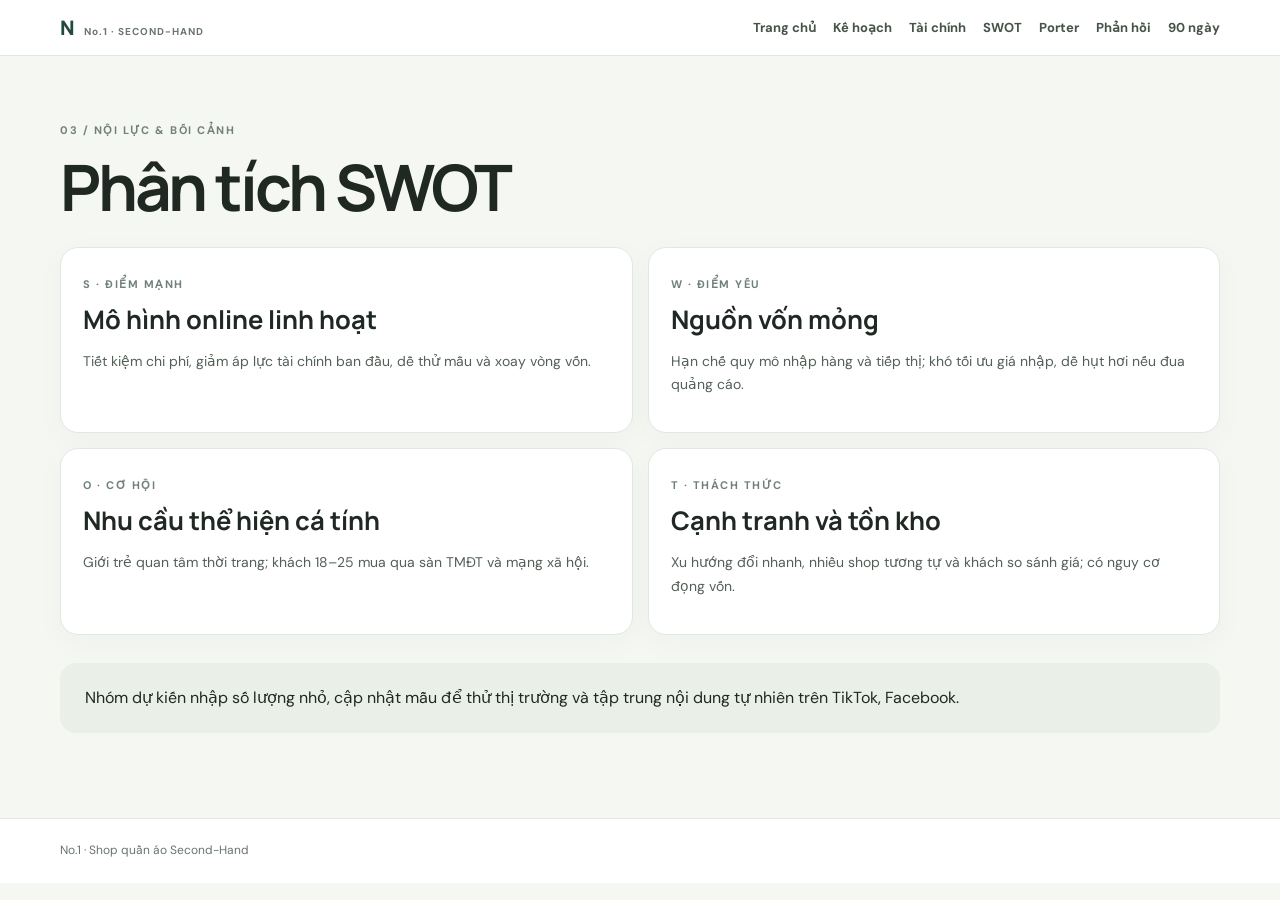
<file: swot.html>
<!doctype html><html lang="vi"><meta charset="utf-8"><meta name="viewport" content="width=device-width,initial-scale=1"><title>Phân tích SWOT · No.1</title><link rel="stylesheet" href="style.css"><body><nav><a class="logo" href="index.html">N<span>No.1 · SECOND-HAND</span></a><div><a href="index.html">Trang chủ</a><a href="business-plan.html">Kế hoạch</a><a href="financial-analysis.html">Tài chính</a><a href="swot.html">SWOT</a><a href="five-forces.html">Porter</a><a href="reflections.html">Phản hồi</a><a href="action-plan.html">90 ngày</a></div></nav><main><small>03 / NỘI LỰC & BỐI CẢNH</small><h1>Phân tích SWOT</h1><div class="grid"><article class="card"><small>S · ĐIỂM MẠNH</small><h2>Mô hình online linh hoạt</h2><p>Tiết kiệm chi phí, giảm áp lực tài chính ban đầu, dễ thử mẫu và xoay vòng vốn.</p></article><article class="card"><small>W · ĐIỂM YẾU</small><h2>Nguồn vốn mỏng</h2><p>Hạn chế quy mô nhập hàng và tiếp thị; khó tối ưu giá nhập, dễ hụt hơi nếu đua quảng cáo.</p></article><article class="card"><small>O · CƠ HỘI</small><h2>Nhu cầu thể hiện cá tính</h2><p>Giới trẻ quan tâm thời trang; khách 18–25 mua qua sàn TMĐT và mạng xã hội.</p></article><article class="card"><small>T · THÁCH THỨC</small><h2>Cạnh tranh và tồn kho</h2><p>Xu hướng đổi nhanh, nhiều shop tương tự và khách so sánh giá; có nguy cơ đọng vốn.</p></article></div><section class="band">Nhóm dự kiến nhập số lượng nhỏ, cập nhật mẫu để thử thị trường và tập trung nội dung tự nhiên trên TikTok, Facebook.</section></main><footer>No.1 · Shop quần áo Second-Hand</footer></body></html>
</file>
<file: style.css>
@import url('https://fonts.googleapis.com/css2?family=DM+Sans:wght@400;500;600;700&family=Manrope:wght@500;600;700;800&display=swap');
:root{--bg:#f5f7f3;--ink:#202823;--muted:#69756d;--green:#234b3b;--line:#e1e7e1;--white:#fff}*{box-sizing:border-box}body{margin:0;background:var(--bg);color:var(--ink);font:16px/1.65 'DM Sans',sans-serif}h1,h2,h3,b{font-family:Manrope,sans-serif}h1{font-size:clamp(2.4rem,5vw,4rem);line-height:1.08;letter-spacing:-.05em;margin:10px 0 25px}h2{font-size:clamp(1.3rem,2vw,1.8rem);line-height:1.25}p{color:#536057}nav{background:white;border-bottom:1px solid var(--line);padding:14px max(calc((100vw - 1160px)/2),24px);display:flex;justify-content:space-between;align-items:center;gap:24px}nav div{display:flex;gap:17px;overflow:auto}.logo{font:800 20px Manrope;color:var(--green);text-decoration:none;white-space:nowrap}.logo span{font:700 10px 'DM Sans';letter-spacing:.1em;color:var(--muted);padding-left:9px}nav a:not(.logo){font-size:13px;font-weight:700;color:#455349;text-decoration:none;white-space:nowrap}main{max-width:1160px;width:calc(100% - 48px);margin:60px auto 85px}main>small,.card>small,.timeline small{font-size:11px;letter-spacing:.14em;color:#718078;font-weight:700}.lead{font-size:20px;max-width:820px;color:#4c5e52;margin-bottom:30px}.hero{display:grid;grid-template-columns:1.5fr .8fr;gap:50px;align-items:center;margin-bottom:35px}.hero aside{background:var(--green);color:white;padding:30px;border-radius:24px}.hero aside p{color:#dce6dd}.hero aside small{color:#c7dba7}.btn{display:inline-block;background:var(--green);color:white;padding:12px 18px;text-decoration:none;border-radius:10px;font-weight:700}.stats,.grid{display:grid;grid-template-columns:repeat(2,minmax(0,1fr));gap:15px;margin:23px 0}.stats{grid-template-columns:repeat(4,1fr);margin-bottom:60px}.card,.stats article{background:white;border:1px solid var(--line);border-radius:18px;padding:22px;box-shadow:0 8px 30px #244b3b08}.stats small{display:block;color:var(--muted);font-size:12px}.stats b{display:block;color:var(--green);font-size:21px;margin-top:6px}.card h2{margin:8px 0 10px}.card p{font-size:14px}.card a{color:var(--green);font-weight:700;text-decoration:none}.card[href]:hover{border-color:#afc3b4}.band{background:#eaf0e7;padding:22px 25px;border-radius:16px;margin-top:28px}.metric{display:flex;justify-content:space-between;padding:8px 0;border-bottom:1px solid #edf0ec;font-size:14px;gap:12px}.metric span,.muted{color:var(--muted)}.bar{height:9px;background:#e9eee8;border-radius:9px;margin-top:15px;overflow:hidden}.bar i{display:block;height:100%;background:#88a993;border-radius:9px}.force{border-top:4px solid #77a080}.force:nth-child(3){border-color:#c4a354}.reading{background:white;border:1px solid var(--line);border-radius:22px;padding:clamp(22px,5vw,45px);margin-top:25px}.reading .text{border-top:1px solid var(--line);padding-top:18px;margin-top:20px}.reading .text p{line-height:1.85}.timeline{border-left:1px solid #cbd9cd;margin:32px 0 0 8px}.timeline article{padding:0 0 30px 27px;position:relative}.timeline article:before{content:'';position:absolute;left:-7px;top:7px;background:#79a384;width:13px;height:13px;border:3px solid var(--bg);border-radius:50%;box-shadow:0 0 0 1px #79a384}footer{border-top:1px solid var(--line);background:#fff;padding:22px max(calc((100vw - 1160px)/2),24px);font-size:12px;color:var(--muted)}.muted{font-size:13px}
@media(max-width:900px){nav{align-items:flex-start;flex-direction:column}.stats{grid-template-columns:repeat(2,1fr)}}
@media(max-width:600px){main{width:calc(100% - 32px);margin:40px auto 55px}.hero,.grid{grid-template-columns:1fr}.hero{gap:22px}.stats{grid-template-columns:repeat(2,1fr)}.card,.stats article{padding:17px}nav div{max-width:100%;padding-bottom:5px}}
</file>
